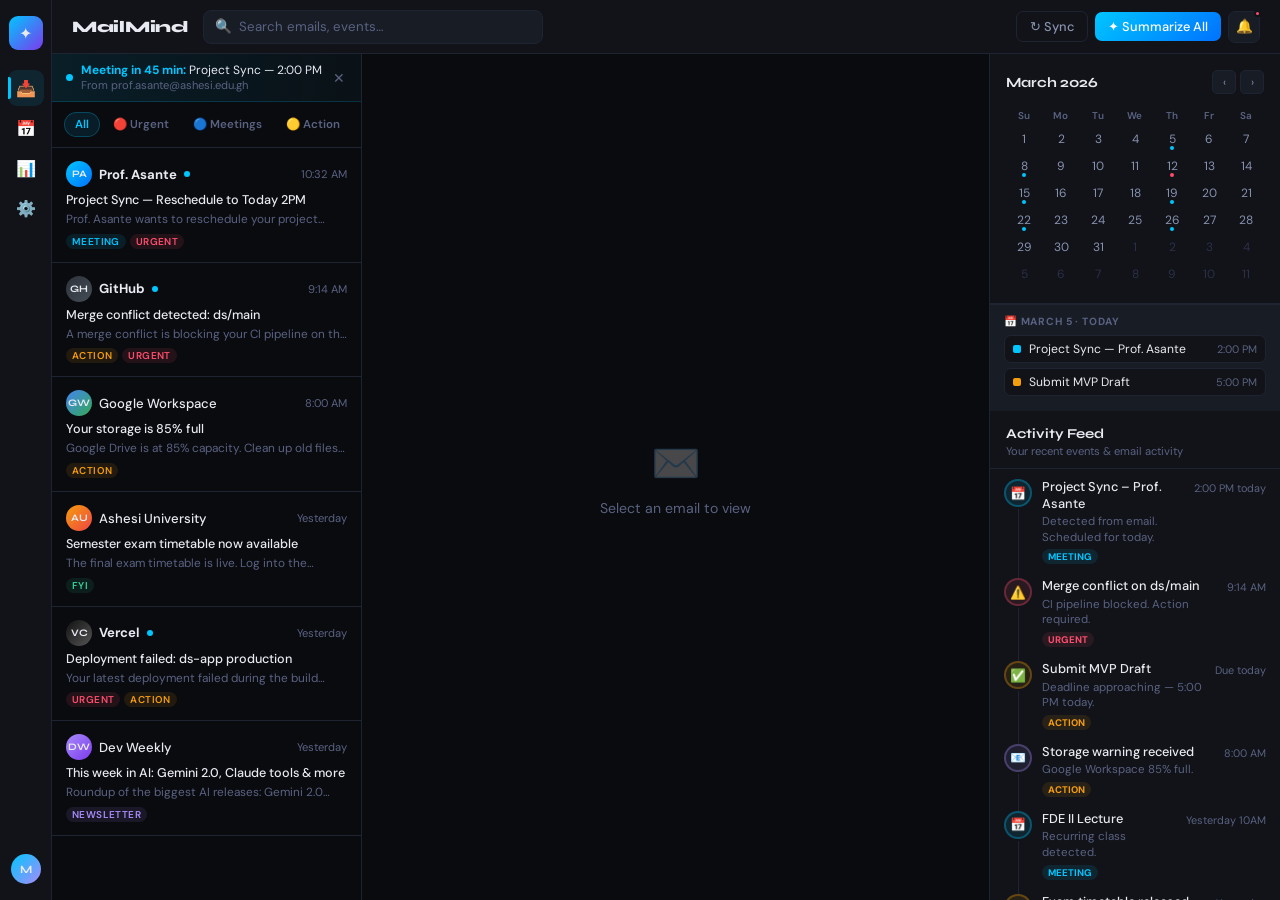
<file: like.html>
<!DOCTYPE html>
<html lang="en">
<head>
<meta charset="UTF-8"/>
<meta name="viewport" content="width=device-width, initial-scale=1.0"/>
<title>MailMind – AI Email Assistant</title>
<link href="https://fonts.googleapis.com/css2?family=Syne:wght@400;600;700;800&family=DM+Sans:ital,wght@0,300;0,400;0,500;1,300&display=swap" rel="stylesheet"/>
<style>
:root {
  --bg: #0a0b0f;
  --surface: #111318;
  --surface2: #181c25;
  --surface3: #1e2330;
  --border: #1f2433;
  --border2: #2a3048;
  --text: #e8eaf2;
  --muted: #5a6282;
  --muted2: #8892b0;
  --urgent: #ff4d6d;
  --meeting: #00c6ff;
  --newsletter: #a78bfa;
  --action: #f59e0b;
  --fyi: #34d399;
  --urgent-bg: rgba(255,77,109,0.1);
  --meeting-bg: rgba(0,198,255,0.1);
  --newsletter-bg: rgba(167,139,250,0.1);
  --action-bg: rgba(245,158,11,0.1);
  --fyi-bg: rgba(52,211,153,0.1);
}
*{margin:0;padding:0;box-sizing:border-box;}
body{font-family:'DM Sans',sans-serif;background:var(--bg);color:var(--text);height:100vh;display:flex;overflow:hidden;font-size:14px;}

/* SIDEBAR NAV */
.sidenav{width:52px;min-width:52px;background:var(--surface);border-right:1px solid var(--border);display:flex;flex-direction:column;align-items:center;padding:16px 0;gap:4px;z-index:10;}
.sidenav-logo{width:34px;height:34px;background:linear-gradient(135deg,var(--meeting),#7c3aed);border-radius:9px;display:flex;align-items:center;justify-content:center;font-size:1rem;margin-bottom:16px;cursor:pointer;}
.sidenav-item{width:36px;height:36px;border-radius:9px;display:flex;align-items:center;justify-content:center;cursor:pointer;font-size:1rem;transition:all 0.15s;position:relative;color:var(--muted);}
.sidenav-item:hover{background:var(--surface2);color:var(--text);}
.sidenav-item.active{background:var(--meeting-bg);color:var(--meeting);}
.sidenav-item.active::before{content:'';position:absolute;left:0;top:20%;height:60%;width:3px;background:var(--meeting);border-radius:0 2px 2px 0;}
.sidenav-badge{position:absolute;top:-3px;right:-3px;width:16px;height:16px;background:var(--urgent);border-radius:50%;font-size:0.58rem;font-weight:700;display:flex;align-items:center;justify-content:center;color:white;border:2px solid var(--surface);}
.sidenav-bottom{margin-top:auto;display:flex;flex-direction:column;align-items:center;gap:8px;}
.avatar-sm{width:30px;height:30px;border-radius:50%;background:linear-gradient(135deg,#00c6ff,#a78bfa);display:flex;align-items:center;justify-content:center;font-size:0.7rem;font-weight:700;font-family:'Syne',sans-serif;cursor:pointer;}

/* MAIN LAYOUT */
.app{flex:1;display:flex;flex-direction:column;overflow:hidden;}

/* TOPBAR */
.topbar{height:54px;border-bottom:1px solid var(--border);display:flex;align-items:center;padding:0 20px;gap:14px;background:var(--surface);flex-shrink:0;}
.topbar-title{font-family:'Syne',sans-serif;font-weight:800;font-size:1rem;letter-spacing:-0.3px;white-space:nowrap;}
.search-bar{flex:1;max-width:340px;background:var(--surface2);border:1px solid var(--border);border-radius:8px;display:flex;align-items:center;padding:0 11px;gap:7px;height:34px;transition:border-color 0.2s;}
.search-bar:focus-within{border-color:var(--meeting);}
.search-bar input{background:none;border:none;outline:none;color:var(--text);font-family:'DM Sans',sans-serif;font-size:0.83rem;flex:1;}
.search-bar input::placeholder{color:var(--muted);}
.topbar-actions{margin-left:auto;display:flex;gap:7px;align-items:center;}
.btn{padding:6px 13px;border-radius:7px;border:none;cursor:pointer;font-family:'DM Sans',sans-serif;font-size:0.8rem;font-weight:500;transition:all 0.15s;}
.btn-ghost{background:transparent;color:var(--muted2);border:1px solid var(--border);}
.btn-ghost:hover{background:var(--surface2);color:var(--text);}
.btn-primary{background:linear-gradient(135deg,var(--meeting),#0072ff);color:white;}
.btn-primary:hover{opacity:0.85;transform:translateY(-1px);}
.icon-btn{width:32px;height:32px;background:var(--surface2);border:1px solid var(--border);border-radius:7px;display:flex;align-items:center;justify-content:center;cursor:pointer;font-size:0.85rem;position:relative;transition:all 0.15s;}
.icon-btn:hover{background:var(--border);}
.notif-dot{position:absolute;top:-2px;right:-2px;width:7px;height:7px;background:var(--urgent);border-radius:50%;border:2px solid var(--surface);}

/* PANELS WRAPPER */
.panels{flex:1;display:flex;overflow:hidden;}

/* LEFT PANEL - email list */
.email-panel{width:310px;min-width:310px;display:flex;flex-direction:column;border-right:1px solid var(--border);overflow:hidden;}
.meeting-banner{background:linear-gradient(90deg,rgba(0,198,255,0.1),rgba(0,198,255,0.03));border-bottom:1px solid rgba(0,198,255,0.18);padding:8px 14px;display:flex;align-items:center;gap:8px;flex-shrink:0;animation:pulseBorder 2.5s infinite;}
@keyframes pulseBorder{0%,100%{border-bottom-color:rgba(0,198,255,0.18);}50%{border-bottom-color:rgba(0,198,255,0.45);}}
.banner-dot{width:7px;height:7px;background:var(--meeting);border-radius:50%;flex-shrink:0;animation:blink 1.5s infinite;}
@keyframes blink{0%,100%{opacity:1;}50%{opacity:0.3;}}
.banner-text{flex:1;font-size:0.75rem;line-height:1.35;}
.banner-text strong{color:var(--meeting);}
.banner-time{color:var(--muted);font-size:0.7rem;}
.banner-close{background:none;border:none;color:var(--muted);cursor:pointer;font-size:0.85rem;padding:0 2px;}
.filter-tabs{display:flex;gap:2px;padding:10px 12px;border-bottom:1px solid var(--border);overflow-x:auto;flex-shrink:0;}
.filter-tabs::-webkit-scrollbar{display:none;}
.filter-tab{padding:4px 10px;border-radius:20px;font-size:0.72rem;font-weight:600;cursor:pointer;white-space:nowrap;border:1px solid transparent;transition:all 0.15s;color:var(--muted);}
.filter-tab:hover{color:var(--text);}
.filter-tab.active-tab{color:var(--meeting);background:var(--meeting-bg);border-color:rgba(0,198,255,0.25);}
.email-list{flex:1;overflow-y:auto;}
.email-list::-webkit-scrollbar{width:3px;}
.email-list::-webkit-scrollbar-thumb{background:var(--border);border-radius:3px;}
.email-card{padding:13px 14px;border-bottom:1px solid var(--border);cursor:pointer;transition:background 0.12s;position:relative;animation:fadeUp 0.4s ease both;}
@keyframes fadeUp{from{opacity:0;transform:translateY(6px);}to{opacity:1;transform:translateY(0);}}
.email-card:hover{background:var(--surface);}
.email-card.active{background:var(--surface2);}
.email-card.active::after{content:'';position:absolute;left:0;top:0;bottom:0;width:3px;background:var(--meeting);}
.card-top{display:flex;align-items:center;justify-content:space-between;margin-bottom:4px;}
.sender-row{display:flex;align-items:center;gap:7px;}
.sender-av{width:26px;height:26px;border-radius:50%;display:flex;align-items:center;justify-content:center;font-size:0.62rem;font-weight:700;font-family:'Syne',sans-serif;flex-shrink:0;}
.email-sender{font-size:0.82rem;font-weight:500;}
.email-card.unread .email-sender{font-weight:700;}
.email-time{font-size:0.7rem;color:var(--muted);flex-shrink:0;}
.email-subject{font-size:0.79rem;font-weight:500;white-space:nowrap;overflow:hidden;text-overflow:ellipsis;margin-bottom:3px;}
.email-snippet{font-size:0.74rem;color:var(--muted);display:-webkit-box;-webkit-line-clamp:1;-webkit-box-orient:vertical;overflow:hidden;line-height:1.4;}
.card-tags{display:flex;gap:4px;margin-top:6px;}
.tag{font-size:0.62rem;font-weight:600;letter-spacing:0.04em;padding:1px 6px;border-radius:20px;text-transform:uppercase;}
.tag.urgent{background:var(--urgent-bg);color:var(--urgent);}
.tag.meeting{background:var(--meeting-bg);color:var(--meeting);}
.tag.newsletter{background:var(--newsletter-bg);color:var(--newsletter);}
.tag.action{background:var(--action-bg);color:var(--action);}
.tag.fyi{background:var(--fyi-bg);color:var(--fyi);}
.unread-dot{width:6px;height:6px;background:var(--meeting);border-radius:50%;flex-shrink:0;}

/* CENTER - detail */
.detail-panel{flex:1;overflow-y:auto;padding:24px 26px;border-right:1px solid var(--border);}
.detail-panel::-webkit-scrollbar{width:3px;}
.detail-panel::-webkit-scrollbar-thumb{background:var(--border);border-radius:3px;}
.detail-subject{font-family:'Syne',sans-serif;font-weight:800;font-size:1.2rem;line-height:1.3;margin-bottom:10px;}
.detail-meta{display:flex;align-items:center;gap:10px;flex-wrap:wrap;margin-bottom:10px;}
.d-sender-av{width:34px;height:34px;border-radius:50%;display:flex;align-items:center;justify-content:center;font-size:0.72rem;font-weight:700;font-family:'Syne',sans-serif;flex-shrink:0;}
.d-name{font-size:0.82rem;font-weight:600;}
.d-email{font-size:0.72rem;color:var(--muted);}
.d-time{font-size:0.72rem;color:var(--muted);margin-left:auto;}
.detail-tags{display:flex;gap:5px;margin-bottom:16px;}
.ai-box{background:linear-gradient(135deg,rgba(0,198,255,0.07),rgba(167,139,250,0.06));border:1px solid rgba(0,198,255,0.18);border-radius:11px;padding:15px 17px;margin-bottom:16px;position:relative;overflow:hidden;}
.ai-box::before{content:'';position:absolute;top:0;left:0;right:0;height:2px;background:linear-gradient(90deg,var(--meeting),var(--newsletter));}
.ai-label{font-size:0.63rem;font-weight:700;letter-spacing:0.1em;text-transform:uppercase;color:var(--meeting);margin-bottom:6px;}
.ai-text{font-size:0.83rem;line-height:1.6;color:#c4cce8;}
.actions-box{background:var(--surface);border:1px solid var(--border);border-radius:11px;padding:14px 16px;margin-bottom:16px;}
.section-lbl{font-size:0.62rem;font-weight:700;letter-spacing:0.1em;text-transform:uppercase;color:var(--muted);margin-bottom:10px;}
.action-item{display:flex;align-items:flex-start;gap:9px;padding:7px 0;border-bottom:1px solid var(--border);font-size:0.81rem;line-height:1.4;}
.action-item:last-child{border-bottom:none;}
.action-check{width:15px;height:15px;border:1.5px solid var(--action);border-radius:4px;flex-shrink:0;margin-top:2px;cursor:pointer;transition:all 0.15s;}
.action-check:hover{background:var(--action-bg);}
.email-body{background:var(--surface);border:1px solid var(--border);border-radius:11px;padding:18px;font-size:0.83rem;line-height:1.75;color:#aab4d0;margin-bottom:16px;}
.email-body p{margin-bottom:10px;}
.email-body p:last-child{margin-bottom:0;}
.reply-bar{background:var(--surface);border:1px solid var(--border);border-radius:11px;padding:12px 16px;display:flex;align-items:center;gap:10px;transition:border-color 0.2s;}
.reply-bar:focus-within{border-color:var(--meeting);}
.reply-bar input{flex:1;background:none;border:none;outline:none;color:var(--text);font-family:'DM Sans',sans-serif;font-size:0.83rem;}
.reply-bar input::placeholder{color:var(--muted);}
.reply-send{width:30px;height:30px;background:linear-gradient(135deg,var(--meeting),#0072ff);border:none;border-radius:7px;cursor:pointer;display:flex;align-items:center;justify-content:center;font-size:0.8rem;transition:all 0.15s;flex-shrink:0;}
.reply-send:hover{opacity:0.8;transform:scale(1.05);}
.empty-state{display:flex;flex-direction:column;align-items:center;justify-content:center;height:100%;color:var(--muted);gap:10px;font-size:0.88rem;}
.empty-icon{font-size:2.5rem;opacity:0.25;}

/* RIGHT PANEL */
.right-panel{width:290px;min-width:290px;display:flex;flex-direction:column;overflow:hidden;background:var(--surface);}

/* CALENDAR */
.calendar-section{padding:16px;border-bottom:1px solid var(--border);flex-shrink:0;}
.cal-header{display:flex;align-items:center;justify-content:space-between;margin-bottom:12px;}
.cal-month{font-family:'Syne',sans-serif;font-weight:700;font-size:0.88rem;}
.cal-nav{display:flex;gap:4px;}
.cal-nav-btn{width:24px;height:24px;background:var(--surface2);border:1px solid var(--border);border-radius:5px;cursor:pointer;display:flex;align-items:center;justify-content:center;font-size:0.7rem;color:var(--muted2);transition:all 0.15s;}
.cal-nav-btn:hover{background:var(--border);color:var(--text);}
.cal-grid{display:grid;grid-template-columns:repeat(7,1fr);gap:1px;}
.cal-day-label{text-align:center;font-size:0.62rem;font-weight:600;color:var(--muted);padding:3px 0;letter-spacing:0.04em;}
.cal-day{text-align:center;font-size:0.75rem;padding:5px 2px;border-radius:6px;cursor:pointer;transition:all 0.15s;color:var(--muted2);position:relative;}
.cal-day:hover{background:var(--surface2);color:var(--text);}
.cal-day.today{background:var(--meeting-bg);color:var(--meeting);font-weight:700;}
.cal-day.has-event::after{content:'';position:absolute;bottom:2px;left:50%;transform:translateX(-50%);width:4px;height:4px;border-radius:50%;background:var(--meeting);}
.cal-day.has-urgent::after{background:var(--urgent);}
.cal-day.other-month{color:var(--border2);pointer-events:none;}
.cal-day.selected{background:var(--meeting);color:white;font-weight:700;}
.cal-day.selected::after{display:none;}

/* ACTIVITY BAR */
.activity-section{flex:1;overflow-y:auto;padding:0;}
.activity-section::-webkit-scrollbar{width:3px;}
.activity-section::-webkit-scrollbar-thumb{background:var(--border);border-radius:3px;}
.activity-header{padding:14px 16px 10px;position:sticky;top:0;background:var(--surface);z-index:2;border-bottom:1px solid var(--border);}
.activity-title{font-family:'Syne',sans-serif;font-weight:700;font-size:0.85rem;margin-bottom:2px;}
.activity-subtitle{font-size:0.7rem;color:var(--muted);}
.activity-list{padding:10px 14px;}
.activity-item{display:flex;gap:10px;margin-bottom:14px;position:relative;animation:fadeUp 0.4s ease both;}
.activity-item:not(:last-child)::before{content:'';position:absolute;left:14px;top:30px;bottom:-14px;width:1px;background:var(--border);}
.activity-dot{width:28px;height:28px;border-radius:50%;display:flex;align-items:center;justify-content:center;font-size:0.8rem;flex-shrink:0;border:2px solid var(--bg);}
.activity-dot.meeting{background:var(--meeting-bg);border-color:rgba(0,198,255,0.3);}
.activity-dot.email{background:var(--newsletter-bg);border-color:rgba(167,139,250,0.3);}
.activity-dot.action{background:var(--action-bg);border-color:rgba(245,158,11,0.3);}
.activity-dot.urgent{background:var(--urgent-bg);border-color:rgba(255,77,109,0.3);}
.activity-dot.fyi{background:var(--fyi-bg);border-color:rgba(52,211,153,0.3);}
.activity-info{flex:1;min-width:0;}
.activity-name{font-size:0.8rem;font-weight:500;line-height:1.3;margin-bottom:2px;}
.activity-desc{font-size:0.72rem;color:var(--muted);line-height:1.35;}
.activity-time{font-size:0.68rem;color:var(--muted);white-space:nowrap;flex-shrink:0;margin-top:2px;}
.activity-badge{display:inline-block;font-size:0.6rem;font-weight:700;padding:1px 6px;border-radius:20px;text-transform:uppercase;margin-top:4px;}
.activity-badge.meeting{background:var(--meeting-bg);color:var(--meeting);}
.activity-badge.urgent{background:var(--urgent-bg);color:var(--urgent);}
.activity-badge.action{background:var(--action-bg);color:var(--action);}
.activity-badge.done{background:var(--fyi-bg);color:var(--fyi);}

/* DAY EVENTS POPUP */
.day-events{padding:10px 14px;border-top:1px solid var(--border);background:var(--surface2);flex-shrink:0;max-height:120px;overflow-y:auto;}
.day-events-title{font-size:0.65rem;font-weight:700;letter-spacing:0.08em;text-transform:uppercase;color:var(--muted);margin-bottom:7px;}
.day-event-item{display:flex;align-items:center;gap:8px;padding:5px 8px;border-radius:7px;background:var(--surface);border:1px solid var(--border);margin-bottom:5px;font-size:0.76rem;}
.day-event-color{width:8px;height:8px;border-radius:2px;flex-shrink:0;}
.day-event-time{color:var(--muted);font-size:0.68rem;margin-left:auto;white-space:nowrap;}
</style>
</head>
<body>

<!-- ICON NAV -->
<nav class="sidenav">
  <div class="sidenav-logo">✦</div>
  <div class="sidenav-item active" title="Inbox">📥</div>
  <div class="sidenav-item" title="Calendar" onclick="switchView('calendar')">📅</div>
  <div class="sidenav-item" title="Activity" onclick="switchView('activity')">📊</div>
  <div class="sidenav-item" title="Settings">⚙️</div>
  <div class="sidenav-bottom">
    <div class="avatar-sm">M</div>
  </div>
</nav>

<!-- APP -->
<div class="app">

  <!-- TOPBAR -->
  <div class="topbar">
    <div class="topbar-title">MailMind</div>
    <div class="search-bar">
      <span style="color:var(--muted);font-size:0.85rem">🔍</span>
      <input type="text" placeholder="Search emails, events…"/>
    </div>
    <div class="topbar-actions">
      <button class="btn btn-ghost">↻ Sync</button>
      <button class="btn btn-primary">✦ Summarize All</button>
      <div class="icon-btn">🔔<div class="notif-dot"></div></div>
    </div>
  </div>

  <!-- PANELS -->
  <div class="panels">

    <!-- EMAIL LIST -->
    <div class="email-panel">
      <div class="meeting-banner" id="meetingBanner">
        <div class="banner-dot"></div>
        <div class="banner-text">
          <strong>Meeting in 45 min:</strong> Project Sync — 2:00 PM
          <div class="banner-time">From prof.asante@ashesi.edu.gh</div>
        </div>
        <button class="banner-close" onclick="document.getElementById('meetingBanner').style.display='none'">✕</button>
      </div>

      <div class="filter-tabs" id="filterTabs">
        <div class="filter-tab active-tab" onclick="setFilter('all',this)">All</div>
        <div class="filter-tab" onclick="setFilter('urgent',this)">🔴 Urgent</div>
        <div class="filter-tab" onclick="setFilter('meeting',this)">🔵 Meetings</div>
        <div class="filter-tab" onclick="setFilter('action',this)">🟡 Action</div>
        <div class="filter-tab" onclick="setFilter('newsletter',this)">🟣 Newsletter</div>
        <div class="filter-tab" onclick="setFilter('fyi',this)">🟢 FYI</div>
      </div>

      <div class="email-list" id="emailList"></div>
    </div>

    <!-- DETAIL -->
    <div class="detail-panel" id="detailPanel">
      <div class="empty-state">
        <div class="empty-icon">✉️</div>
        <div>Select an email to view</div>
      </div>
    </div>

    <!-- RIGHT PANEL -->
    <div class="right-panel">
      <!-- CALENDAR -->
      <div class="calendar-section">
        <div class="cal-header">
          <div class="cal-month" id="calMonth">March 2026</div>
          <div class="cal-nav">
            <div class="cal-nav-btn" onclick="changeMonth(-1)">‹</div>
            <div class="cal-nav-btn" onclick="changeMonth(1)">›</div>
          </div>
        </div>
        <div class="cal-grid" id="calGrid"></div>
      </div>

      <!-- SELECTED DAY EVENTS -->
      <div class="day-events" id="dayEvents">
        <div class="day-events-title">📅 March 5 · Today</div>
        <div class="day-event-item">
          <div class="day-event-color" style="background:var(--meeting)"></div>
          <span>Project Sync — Prof. Asante</span>
          <span class="day-event-time">2:00 PM</span>
        </div>
        <div class="day-event-item">
          <div class="day-event-color" style="background:var(--action)"></div>
          <span>Submit MVP Draft</span>
          <span class="day-event-time">5:00 PM</span>
        </div>
      </div>

      <!-- ACTIVITY BAR -->
      <div class="activity-section">
        <div class="activity-header">
          <div class="activity-title">Activity Feed</div>
          <div class="activity-subtitle">Your recent events & email activity</div>
        </div>
        <div class="activity-list" id="activityList"></div>
      </div>
    </div>

  </div>
</div>

<script>
// ─── DATA ───────────────────────────────────────────────
const emails = [
  {id:1,sender:"Prof. Asante",email:"prof.asante@ashesi.edu.gh",av:"PA",avColor:"linear-gradient(135deg,#00c6ff,#0072ff)",subject:"Project Sync — Reschedule to Today 2PM",summary:"Prof. Asante wants to reschedule your project sync to today at 2PM and needs confirmation of your availability before the call.",time:"10:32 AM",fullTime:"Today, March 5 · 10:32 AM",tags:["meeting","urgent"],unread:true,body:`<p>Hi Marinus,</p><p>I hope you're well. I'd like to reschedule our session to <strong>today at 2:00 PM</strong>. We'll go over MVP progress, blockers, and FDE II next steps.</p><p>Please confirm if this works. Looking forward to it!</p><p>Best,<br>Prof. Asante</p>`,actions:["Confirm 2PM availability","Review MVP progress before call","Prepare blockers list"]},
  {id:2,sender:"GitHub",email:"noreply@github.com",av:"GH",avColor:"linear-gradient(135deg,#2d333b,#444c56)",subject:"Merge conflict detected: ds/main",summary:"A merge conflict is blocking your CI pipeline on the ds/main branch. You need to resolve it and push a fix.",time:"9:14 AM",fullTime:"Today, March 5 · 9:14 AM",tags:["action","urgent"],unread:true,body:`<p>Hi Marinus,</p><p>We detected a merge conflict in <strong>Marinus/ds</strong> on the <code>main</code> branch. This is blocking CI/CD.</p><p>Please resolve and push your changes.</p>`,actions:["Resolve merge conflict in ds/main","Push fix to trigger CI pipeline"]},
  {id:3,sender:"Google Workspace",email:"workspace@google.com",av:"GW",avColor:"linear-gradient(135deg,#4285F4,#34A853)",subject:"Your storage is 85% full",summary:"Google Drive is at 85% capacity. Clean up old files or upgrade to avoid disruptions to Gmail and Drive.",time:"8:00 AM",fullTime:"Today, March 5 · 8:00 AM",tags:["action"],unread:false,body:`<p>Your Google Workspace storage is <strong>85% full</strong>. Please free up space or upgrade to avoid service disruptions.</p>`,actions:["Clear old Drive files","Consider storage upgrade"]},
  {id:4,sender:"Ashesi University",email:"registrar@ashesi.edu.gh",av:"AU",avColor:"linear-gradient(135deg,#f59e0b,#ef4444)",subject:"Semester exam timetable now available",summary:"The final exam timetable is live. Log into the student portal to view your personal exam schedule.",time:"Yesterday",fullTime:"Wednesday, March 4 · 3:20 PM",tags:["fyi"],unread:false,body:`<p>Dear Student,</p><p>The final exam timetable is now available on the student portal. Log in to view your personalized schedule.</p><p>Good luck with your exams!</p>`,actions:[]},
  {id:5,sender:"Vercel",email:"no-reply@vercel.com",av:"VC",avColor:"linear-gradient(135deg,#111,#555)",subject:"Deployment failed: ds-app production",summary:"Your latest deployment failed during the build stage. Check Vercel logs and push a fix to redeploy.",time:"Yesterday",fullTime:"Wednesday, March 4 · 11:05 AM",tags:["urgent","action"],unread:true,body:`<p>Your deployment <strong>ds-app (production)</strong> failed at the build stage during dependency install.</p><p>Review logs and push a fix to redeploy.</p>`,actions:["Review Vercel build logs","Fix error and redeploy"]},
  {id:6,sender:"Dev Weekly",email:"newsletter@devweekly.io",av:"DW",avColor:"linear-gradient(135deg,#a78bfa,#7c3aed)",subject:"This week in AI: Gemini 2.0, Claude tools & more",summary:"Roundup of the biggest AI releases: Gemini 2.0 Flash speed improvements, new Claude tool use patterns, and RAG pipeline tutorials.",time:"Yesterday",fullTime:"Wednesday, March 4 · 8:00 AM",tags:["newsletter"],unread:false,body:`<p>Hey 👋 This week in dev: Gemini 2.0 Flash dropped, Anthropic released new tool use patterns, and there's a great new tutorial on RAG pipelines.</p>`,actions:[]},
];

const activities = [
  {type:"meeting",icon:"📅",name:"Project Sync – Prof. Asante",desc:"Detected from email. Scheduled for today.",time:"2:00 PM today",badge:"meeting"},
  {type:"urgent",icon:"⚠️",name:"Merge conflict on ds/main",desc:"CI pipeline blocked. Action required.",time:"9:14 AM",badge:"urgent"},
  {type:"action",icon:"✅",name:"Submit MVP Draft",desc:"Deadline approaching — 5:00 PM today.",time:"Due today",badge:"action"},
  {type:"email",icon:"📧",name:"Storage warning received",desc:"Google Workspace 85% full.",time:"8:00 AM",badge:"action"},
  {type:"meeting",icon:"📅",name:"FDE II Lecture",desc:"Recurring class detected.",time:"Yesterday 10AM",badge:"meeting"},
  {type:"action",icon:"📋",name:"Exam timetable released",desc:"Log in to student portal to check schedule.",time:"Yesterday",badge:"done"},
  {type:"urgent",icon:"🚀",name:"Vercel deployment failed",desc:"ds-app production build error.",time:"Yesterday",badge:"urgent"},
  {type:"email",icon:"📰",name:"Dev Weekly digest read",desc:"AI tools roundup for the week.",time:"Yesterday",badge:"done"},
];

// Calendar events map (day → type)
const calEvents = {5:'meeting', 8:'meeting', 12:'urgent', 15:'meeting', 19:'meeting', 22:'action', 26:'meeting'};

let currentFilter = 'all';
let activeId = null;
let calDate = new Date(2026, 2, 1); // March 2026
let selectedDay = 5;

// ─── RENDER EMAIL LIST ─────────────────────────────────
function renderList() {
  const filtered = currentFilter === 'all' ? emails : emails.filter(e => e.tags.includes(currentFilter));
  document.getElementById('emailList').innerHTML = filtered.map((e,i) => `
    <div class="email-card ${e.unread?'unread':''} ${activeId===e.id?'active':''}" onclick="openEmail(${e.id})" style="animation-delay:${i*0.05}s">
      <div class="card-top">
        <div class="sender-row">
          <div class="sender-av" style="background:${e.avColor}">${e.av}</div>
          <span class="email-sender">${e.sender}</span>
          ${e.unread?'<div class="unread-dot"></div>':''}
        </div>
        <span class="email-time">${e.time}</span>
      </div>
      <div class="email-subject">${e.subject}</div>
      <div class="email-snippet">${e.summary}</div>
      <div class="card-tags">${e.tags.map(t=>`<span class="tag ${t}">${t}</span>`).join('')}</div>
    </div>
  `).join('');
}

function setFilter(f, el) {
  currentFilter = f;
  document.querySelectorAll('.filter-tab').forEach(t=>t.classList.remove('active-tab'));
  el.classList.add('active-tab');
  activeId = null;
  renderList();
  document.getElementById('detailPanel').innerHTML = `<div class="empty-state"><div class="empty-icon">✉️</div><div>Select an email to view</div></div>`;
}

function openEmail(id) {
  activeId = id;
  renderList();
  const e = emails.find(em=>em.id===id);
  e.unread = false;
  const actions = e.actions.length ? `
    <div class="actions-box">
      <div class="section-lbl">✦ Action Items</div>
      ${e.actions.map(a=>`<div class="action-item"><div class="action-check" onclick="this.style.background='var(--fyi)';this.style.borderColor='var(--fyi)'"></div><span>${a}</span></div>`).join('')}
    </div>` : '';
  document.getElementById('detailPanel').innerHTML = `
    <div class="detail-subject">${e.subject}</div>
    <div class="detail-meta">
      <div style="display:flex;align-items:center;gap:8px">
        <div class="d-sender-av" style="background:${e.avColor}">${e.av}</div>
        <div><div class="d-name">${e.sender}</div><div class="d-email">${e.email}</div></div>
      </div>
      <div class="d-time">${e.fullTime}</div>
    </div>
    <div class="detail-tags">${e.tags.map(t=>`<span class="tag ${t}">${t}</span>`).join('')}</div>
    <div class="ai-box">
      <div class="ai-label">✦ AI Summary</div>
      <div class="ai-text">${e.summary}</div>
    </div>
    ${actions}
    <div class="section-lbl" style="margin-bottom:10px">Original Email</div>
    <div class="email-body">${e.body}</div>
    <div class="reply-bar">
      <input type="text" placeholder="Reply to ${e.sender}…"/>
      <button class="reply-send">➤</button>
    </div>`;
}

// ─── CALENDAR ─────────────────────────────────────────
function renderCalendar() {
  const months = ['January','February','March','April','May','June','July','August','September','October','November','December'];
  document.getElementById('calMonth').textContent = `${months[calDate.getMonth()]} ${calDate.getFullYear()}`;
  const grid = document.getElementById('calGrid');
  const days = ['Su','Mo','Tu','We','Th','Fr','Sa'];
  const firstDay = new Date(calDate.getFullYear(), calDate.getMonth(), 1).getDay();
  const daysInMonth = new Date(calDate.getFullYear(), calDate.getMonth()+1, 0).getDate();
  const daysInPrev = new Date(calDate.getFullYear(), calDate.getMonth(), 0).getDate();
  const today = new Date();
  const isCurrentMonth = calDate.getFullYear()===today.getFullYear() && calDate.getMonth()===today.getMonth();

  let html = days.map(d=>`<div class="cal-day-label">${d}</div>`).join('');
  for(let i=0;i<firstDay;i++) {
    html += `<div class="cal-day other-month">${daysInPrev-firstDay+i+1}</div>`;
  }
  for(let d=1;d<=daysInMonth;d++) {
    const isToday = isCurrentMonth && d===today.getDate();
    const isSel = d===selectedDay && isCurrentMonth;
    const evt = calEvents[d];
    html += `<div class="cal-day ${isToday&&!isSel?'today':''} ${isSel?'selected':''} ${evt&&!isSel?'has-event':''}${evt==='urgent'&&!isSel?' has-urgent':''}" onclick="selectDay(${d})">${d}</div>`;
  }
  let rem = 42-(firstDay+daysInMonth);
  for(let i=1;i<=rem;i++) html+=`<div class="cal-day other-month">${i}</div>`;
  grid.innerHTML = html;
}

function changeMonth(dir) {
  calDate = new Date(calDate.getFullYear(), calDate.getMonth()+dir, 1);
  selectedDay = null;
  renderCalendar();
  document.getElementById('dayEvents').innerHTML = `<div class="day-events-title">No events selected</div>`;
}

const dayEventsData = {
  5:[{color:'var(--meeting)',name:'Project Sync — Prof. Asante',time:'2:00 PM'},{color:'var(--action)',name:'Submit MVP Draft',time:'5:00 PM'}],
  8:[{color:'var(--meeting)',name:'FDE II Lecture',time:'10:00 AM'}],
  12:[{color:'var(--urgent)',name:'Assignment Deadline',time:'11:59 PM'}],
  15:[{color:'var(--meeting)',name:'Team Sprint Review',time:'3:00 PM'}],
  19:[{color:'var(--meeting)',name:'Office Hours — Prof. Asante',time:'1:00 PM'}],
  22:[{color:'var(--action)',name:'Project Report Due',time:'5:00 PM'}],
  26:[{color:'var(--meeting)',name:'Final Presentation Prep',time:'11:00 AM'}],
};

const months = ['January','February','March','April','May','June','July','August','September','October','November','December'];

function selectDay(d) {
  selectedDay = d;
  renderCalendar();
  const m = calDate.getMonth(); const y = calDate.getFullYear();
  const label = `${months[m]} ${d}, ${y}`;
  const evts = dayEventsData[d] || [];
  const de = document.getElementById('dayEvents');
  if(!evts.length) {
    de.innerHTML = `<div class="day-events-title">📅 ${label}</div><div style="font-size:0.75rem;color:var(--muted);padding:4px 0">No events this day</div>`;
    return;
  }
  de.innerHTML = `<div class="day-events-title">📅 ${label}</div>`+evts.map(ev=>`
    <div class="day-event-item">
      <div class="day-event-color" style="background:${ev.color}"></div>
      <span>${ev.name}</span>
      <span class="day-event-time">${ev.time}</span>
    </div>`).join('');
}

// ─── ACTIVITY ─────────────────────────────────────────
function renderActivity() {
  document.getElementById('activityList').innerHTML = activities.map((a,i)=>`
    <div class="activity-item" style="animation-delay:${i*0.06}s">
      <div class="activity-dot ${a.type}">${a.icon}</div>
      <div class="activity-info">
        <div class="activity-name">${a.name}</div>
        <div class="activity-desc">${a.desc}</div>
        <span class="activity-badge ${a.badge}">${a.badge}</span>
      </div>
      <div class="activity-time">${a.time}</div>
    </div>`).join('');
}

// ─── INIT ──────────────────────────────────────────────
renderList();
renderCalendar();
renderActivity();
</script>
</body>
</html>
</file>
